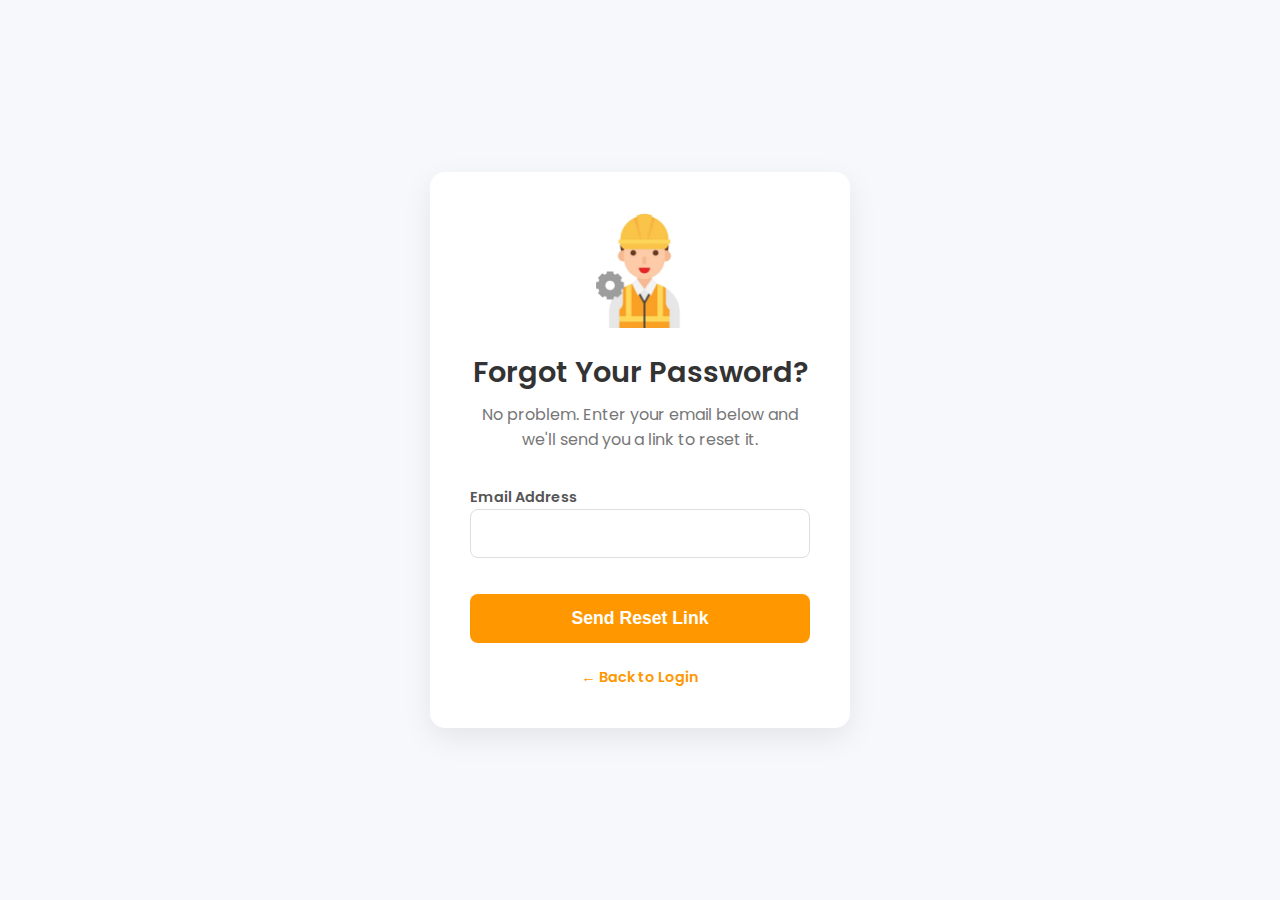
<file: forget-password.html>
<!DOCTYPE html>
<html lang="en">
<head>
  <meta charset="UTF-8" />
  <meta name="viewport" content="width=device-width, initial-scale=1.0"/>
  <title>Xperts - Forgot Password</title>
  <link href="https://fonts.googleapis.com/css2?family=Poppins:wght@400;600&display=swap" rel="stylesheet">
  <style>
    :root {
      --primary-color: #ff9800;
      --light-primary: #fff5e6;
      --secondary-color: #333;
      --background-color: #f7f8fc;
      --text-color: #555;
      --border-color: #ddd;
    }
    * { box-sizing: border-box; margin: 0; padding: 0; }
    body {
      font-family: 'Poppins', sans-serif;
      background-color: var(--background-color);
      color: var(--text-color);
      display: flex;
      justify-content: center;
      align-items: center;
      min-height: 100vh;
    }
    .auth-container {
      background: #fff;
      padding: 2.5rem;
      border-radius: 15px;
      box-shadow: 0 10px 30px rgba(0, 0, 0, 0.08);
      width: 100%;
      max-width: 420px;
      text-align: center;
    }
    .auth-logo {
      width: 100px;
      margin-bottom: 1rem;
    }
    .auth-container h1 {
      color: var(--secondary-color);
      font-weight: 600;
      font-size: 1.8rem;
      margin-bottom: 0.5rem;
    }
    .auth-container p {
      margin-bottom: 2rem;
      color: #777;
    }
    .form-group {
      margin-bottom: 1.25rem;
      text-align: left;
    }
    .form-group label {
      font-size: 0.9rem;
      margin-bottom: 0.5rem;
      font-weight: 600;
    }
    .form-control {
      width: 100%;
      padding: 0.9rem 1rem;
      border: 1px solid var(--border-color);
      border-radius: 8px;
      font-size: 1rem;
      transition: border-color 0.3s, box-shadow 0.3s;
    }
    .form-control:focus {
      outline: none;
      border-color: var(--primary-color);
      box-shadow: 0 0 0 3px var(--light-primary);
    }
    .btn-submit {
      width: 100%;
      padding: 0.9rem;
      background: var(--primary-color);
      color: #fff;
      border: none;
      border-radius: 8px;
      font-size: 1.1rem;
      font-weight: 600;
      cursor: pointer;
      transition: background 0.3s;
      margin-top: 1rem;
    }
    .btn-submit:hover {
      background: #e68a00;
    }
    .bottom-link {
      margin-top: 1.5rem;
      font-size: 0.9rem;
    }
    .bottom-link a {
      color: var(--primary-color);
      text-decoration: none;
      font-weight: 600;
    }
  </style>
</head>
<body>
  <div class="auth-container">
    <img src="logo.png" alt="Xperts Logo" class="auth-logo">
    <h1>Forgot Your Password?</h1>
    <p>No problem. Enter your email below and we'll send you a link to reset it.</p>
    <form id="resetForm">
      <div class="form-group">
        <label for="email">Email Address</label>
        <input type="email" id="email" class="form-control" required>
      </div>
      <button type="submit" class="btn-submit">Send Reset Link</button>
    </form>
    <div class="bottom-link">
      <a href="login.php">&larr; Back to Login</a>
    </div>
  </div>
</body>
</html>
</file>
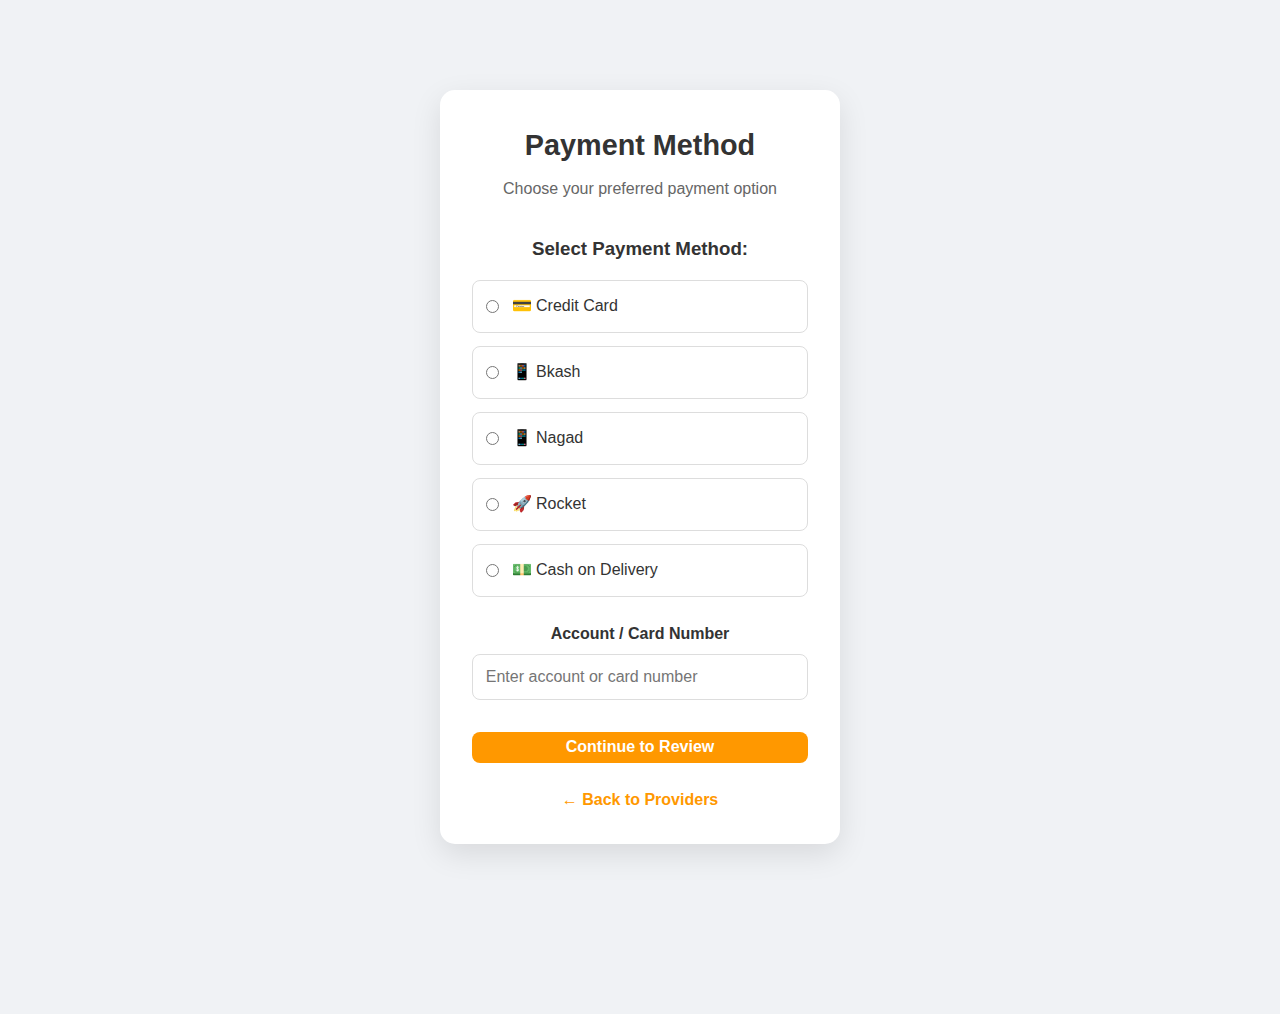
<file: payment.html>
<!DOCTYPE html>
<html lang="en">
<head>
  <meta charset="UTF-8">
  <meta name="viewport" content="width=device-width, initial-scale=1.0">
  <title>Payment – Xperts</title>
  <link rel="stylesheet" href="styles.css">
</head>
<body>
  <div class="auth-container">
    <h1 class="auth-title">Payment Method</h1>
    <p class="auth-subtitle">Choose your preferred payment option</p>
    
    <form action="review.html">
      <!-- Payment Methods -->
      <div style="margin: 1.5rem 0;">
        <h3 style="margin-bottom: 1rem; color: var(--text);">Select Payment Method:</h3>
        <div style="display: flex; flex-direction: column; gap: 0.8rem;">
          <label style="display: flex; align-items: center; padding: 0.8rem; border: 1px solid var(--border); border-radius: 8px; cursor: pointer;">
            <input type="radio" name="payment" value="credit" required style="margin-right: 0.8rem;">
            <span>💳 Credit Card</span>
          </label>
          <label style="display: flex; align-items: center; padding: 0.8rem; border: 1px solid var(--border); border-radius: 8px; cursor: pointer;">
            <input type="radio" name="payment" value="bkash" style="margin-right: 0.8rem;">
            <span>📱 Bkash</span>
          </label>
          <label style="display: flex; align-items: center; padding: 0.8rem; border: 1px solid var(--border); border-radius: 8px; cursor: pointer;">
            <input type="radio" name="payment" value="nagad" style="margin-right: 0.8rem;">
            <span>📱 Nagad</span>
          </label>
          <label style="display: flex; align-items: center; padding: 0.8rem; border: 1px solid var(--border); border-radius: 8px; cursor: pointer;">
            <input type="radio" name="payment" value="rocket" style="margin-right: 0.8rem;">
            <span>🚀 Rocket</span>
          </label>
          <label style="display: flex; align-items: center; padding: 0.8rem; border: 1px solid var(--border); border-radius: 8px; cursor: pointer;">
            <input type="radio" name="payment" value="cash" style="margin-right: 0.8rem;">
            <span>💵 Cash on Delivery</span>
          </label>
        </div>
      </div>

      <!-- Account/Card Details -->
      <div class="form-group">
        <label for="account">Account / Card Number</label>
        <input type="text" id="account" class="form-control" placeholder="Enter account or card number" required>
      </div>

      <!-- Continue Button -->
      <button type="submit" class="btn btn-primary" style="width: 100%; margin-top: 1rem;">
        Continue to Review
      </button>
    </form>

    <!-- Back Link -->
    <div style="margin-top: 1.5rem; text-align: center;">
      <a href="providers.html" class="auth-link">← Back to Providers</a>
    </div>
  </div>
</body>
</html>
</file>
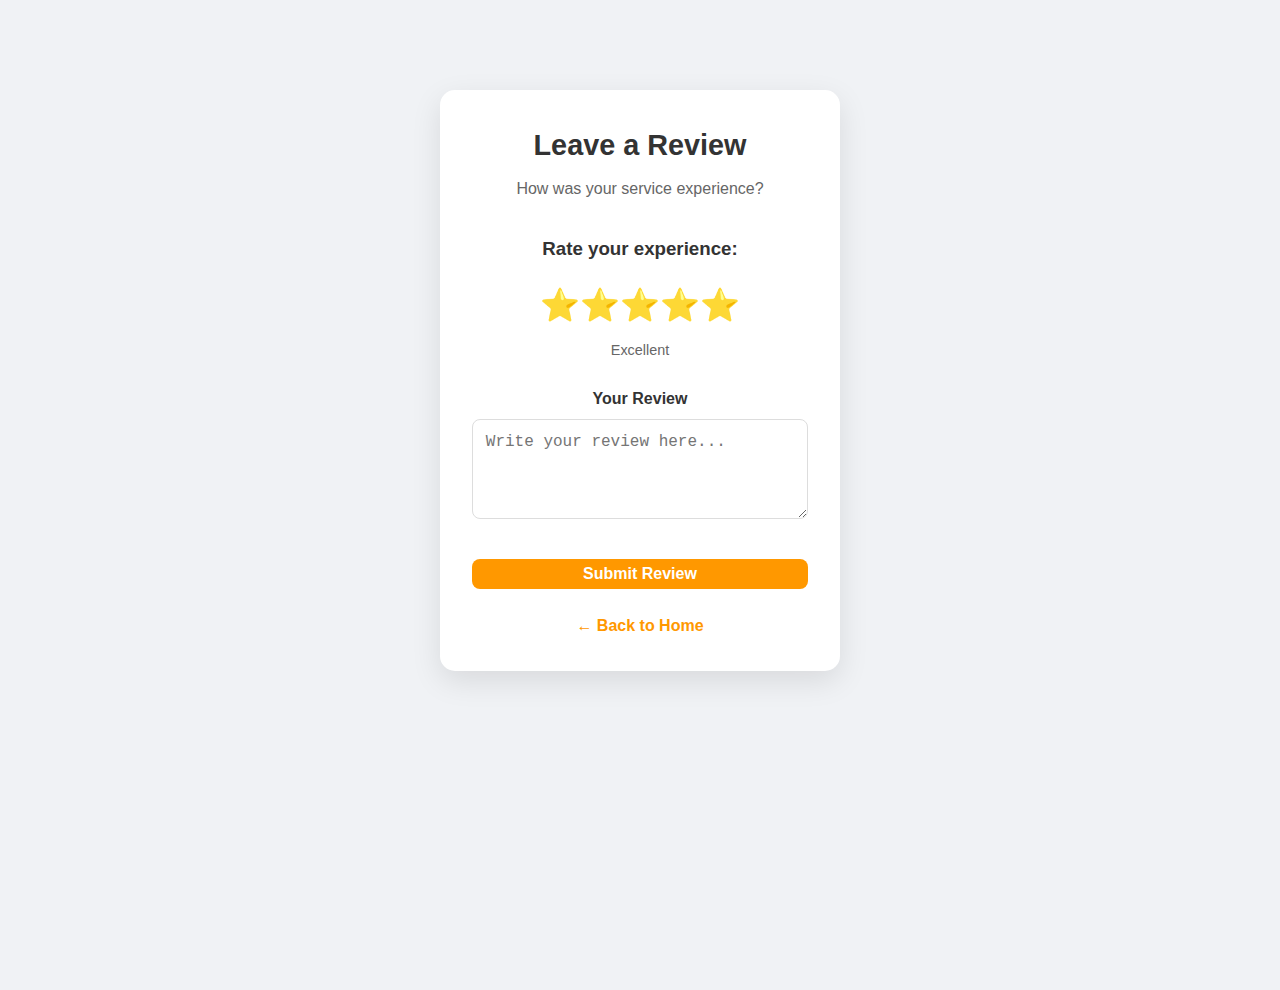
<file: review.html>
<!DOCTYPE html>
<html lang="en">
<head>
  <meta charset="UTF-8">
  <meta name="viewport" content="width=device-width, initial-scale=1.0">
  <title>Leave Review – Xperts</title>
  <link rel="stylesheet" href="css/styles.css">
 <style>
    .rating-container {
      margin: 1.5rem 0;
      text-align: center;
    }

    .rating-title {
      margin-bottom: 1rem;
      color: var(--text);
    }

    .stars {
      font-size: 2rem;
      color: var(--warning);
    }

    .rating-text {
      font-size: 0.9rem;
      color: var(--text-medium);
      margin-top: 0.5rem;
    }

    .submit-btn {
      width: 100%;
      margin-top: 1rem;
    }

    .back-link-container {
      margin-top: 1.5rem;
      text-align: center;
    }
  </style>
</head>
<body>
  <div class="auth-container">
    <h1 class="auth-title">Leave a Review</h1>
    <p class="auth-subtitle">How was your service experience?</p>
    
    <form action="dashboard.html" method="POST">
      <!-- Star Rating -->
      <div class="rating-container">
        <h3 class="rating-title">Rate your experience:</h3>
        <div class="stars">⭐⭐⭐⭐⭐</div>
        <p class="rating-text">Excellent</p>
      </div>

      <!-- Review Text -->
      <div class="form-group">
        <label for="review">Your Review</label>
        <textarea id="review" class="form-control" rows="4" placeholder="Write your review here..." required></textarea>
      </div>

      <!-- Submit Button -->
      <button type="submit" class="btn btn-primary submit-btn">
        Submit Review
      </button>
    </form>

    <!-- Back Link -->
    <div class="back-link-container">
      <a href="dashboard.html" class="auth-link">← Back to Home</a>
    </div>
  </div>
</body>
</html>
<script>
  document.querySelector('form').addEventListener('submit', function(event) {
    event.preventDefault();
    window.location.href = 'dashboard.html';
  });
</script>
</file>
<file: styles.css>
/* 
XPERTS PROJECT - MAIN STYLESHEET
Simple and Clean Styles for All Pages
*/

:root {
  --primary: #ff9800;
  --primary-dark: #e68a00;
  --secondary: #333;
  --bg: #f0f2f5;
  --bg-light: #f9f9f9;
  --text: #333;
  --text-medium: #666;
  --text-light: #999;
  --border: #ddd;
  --white: #fff;
  --success: #4caf50;
  --warning: #ffc107;
  --error: #f44336;
  --nav-glass: rgba(255, 255, 255, 0.7);
}

/* Global Styles */
* {
  box-sizing: border-box;
  margin: 0;
  padding: 0;
}

body {
  font-family: 'Segoe UI', Roboto, sans-serif;
  background: var(--bg);
  color: var(--text);
  line-height: 1.6;
}

/* Common Components */
.container {
  max-width: 98%;
  margin: 0 auto;
  padding: 1rem;
}

.card {
  background: var(--white);
  border-radius: 12px;
  box-shadow: 0 2px 8px rgba(0,0,0,0.1);
  padding: 1.5rem;
  margin-bottom: 1rem;
}

.btn {
  padding: 0.4rem 1rem;
  border: none;
  border-radius: 8px;
  font-size: 1rem;
  cursor: pointer;
  transition: all 0.3s;
  font-weight: 600;
}

.btn-primary {
  background: var(--primary);
  color: var(--white);
}

.btn-primary:hover {
  background: var(--primary-dark);
  transform: translateY(-2px);
}

.form-group {
  margin-bottom: 1rem;
}

.form-group label {
  display: block;
  font-weight: 600;
  margin-bottom: 0.5rem;
  color: var(--text);
}

.form-control {
  width: 100%;
  padding: 0.8rem;
  border: 1px solid var(--border);
  border-radius: 8px;
  font-size: 1rem;
  transition: border-color 0.3s;
}

.form-control:focus {
  outline: none;
  border-color: var(--primary);
}

/* Header Styles */
.header {
  background: var(--white);
  padding: 1rem 2rem;
  box-shadow: 0 2px 4px rgba(0,0,0,0.1);
  display: flex;
  justify-content: space-between;
  align-items: center;
}

.logo {
  display: flex;
  align-items: center;
  gap: 0.5rem;
  font-size: 1.4rem;
  font-weight: 700;
  color: var(--primary);
}

.logo img {
  width: 32px;
  height: 32px;
}

.avatar {
  width: 42px;
  height: 42px;
  border-radius: 50%;
  border: 2px solid var(--primary);
  cursor: pointer;
}

/* Service Grid */
.service-grid {
  display: grid;
  grid-template-columns: repeat(auto-fit, minmax(140px, 1fr));
  gap: 1rem;
  margin: 1rem 0;
}

.service-card {
  background: var(--white);
  border-radius: 12px;
  box-shadow: 0 2px 8px rgba(0,0,0,0.1);
  padding: 1.5rem 1rem;
  text-align: center;
  cursor: pointer;
  transition: all 0.3s;
  aspect-ratio: 1/1;
  display: flex;
  flex-direction: column;
  justify-content: center;
}

.service-card:hover {
  transform: translateY(-4px);
  box-shadow: 0 8px 20px rgba(0,0,0,0.15);
  background: var(--primary);
  color: var(--white);
}

.service-icon {
  font-size: 2.5rem;
  color: var(--primary);
  margin-bottom: 0.5rem;
  transition: color 0.3s;
}

.service-card:hover .service-icon {
  color: var(--white);
}

/* Bottom Navigation */
.bottom-nav {
  position: fixed;
  bottom: 0;
  left: 0;
  right: 0;
  background: var(--nav-glass);
  backdrop-filter: blur(10px);
  padding: 0.8rem 0;
  display: flex;
  justify-content: space-around;
  box-shadow: 0 -2px 10px rgba(0,0,0,0.1);
  z-index: 100;
}

.nav-item {
  display: flex;
  flex-direction: column;
  align-items: center;
  color: var(--text-medium);
  text-decoration: none;
  font-size: 0.8rem;
  transition: color 0.3s;
}

.nav-item.active,
.nav-item:hover {
  color: var(--primary);
}

.nav-icon {
  font-size: 1.4rem;
  margin-bottom: 0.2rem;
}

/* Error Messages */
.error {
  color: var(--error);
  font-size: 0.9rem;
  margin-top: 0.3rem;
}

/* Success Messages */
.success {
  color: var(--success);
  font-size: 0.9rem;
  margin-top: 0.3rem;
}

/* Responsive Design */
@media (max-width: 768px) {
  .container {
    padding: 0.5rem;
  }
  
  .header {
    padding: 1rem;
  }
  
  .service-grid {
    grid-template-columns: repeat(auto-fit, minmax(120px, 1fr));
    gap: 0.8rem;
  }
}

/* Authentication Pages */
.auth-container {
  max-width: 400px;
  margin: 10vh auto;
  padding: 2rem;
  background: var(--white);
  border-radius: 15px;
  box-shadow: 0 10px 30px rgba(0,0,0,0.1);
  text-align: center;
}

.auth-logo {
  width: 80px;
  margin-bottom: 1rem;
}

.auth-title {
  color: var(--secondary);
  font-size: 1.8rem;
  margin-bottom: 0.5rem;
}

.auth-subtitle {
  color: var(--text-medium);
  margin-bottom: 2rem;
}

.auth-link {
  color: var(--primary);
  text-decoration: none;
  font-weight: 600;
}

/* Provider Cards */
.provider-card {
  background: var(--white);
  border-radius: 12px;
  box-shadow: 0 2px 8px rgba(0,0,0,0.1);
  padding: 1.5rem;
  margin-bottom: 1rem;
  display: flex;
  justify-content: space-between;
  align-items: center;
  transition: transform 0.2s;
  width: 100%;
  margin-left: auto;
  margin-right: auto;
}

.provider-card:hover {
  transform: translateY(-2px);
}

.provider-info strong {
  color: var(--primary-dark);
  font-size: 1.1rem;
}

.provider-actions {
  display: flex;
  gap: 0.5rem;
}

/* Order Cards */
.order-card {
  background: var(--white);
  border-radius: 12px;
  box-shadow: 0 2px 8px rgba(0,0,0,0.1);
  padding: 1rem;
  margin-bottom: 1rem;
}

.order-status {
  display: inline-block;
  padding: 0.3rem 0.8rem;
  border-radius: 20px;
  font-size: 0.8rem;
  font-weight: 600;
  text-transform: uppercase;
}

.status-pending { background: #fff3cd; color: #856404; }
.status-ongoing { background: #cce5ff; color: #004085; }
.status-completed { background: #d4edda; color: #155724; }
.status-cancelled { background: #f8d7da; color: #721c24; }

/* Profile Page Styles */
.profile-info {
  text-align: center;
}

.profile-avatar {
  width: 90px;
  height: 90px;
  border-radius: 50%;
  border: 3px solid var(--primary);
  margin-bottom: 1rem;
}

.profile-name {
  margin: 0.5rem 0;
  color: var(--text);
}

.profile-phone {
  color: var(--text-medium);
  margin: 0;
}

.menu-item {
  border-bottom: 1px solid var(--border);
  padding: 0.8rem 0;
  cursor: pointer;
  display: flex;
  align-items: center;
  gap: 1rem;
  transition: background-color 0.3s ease;
}

.menu-item:last-child {
  border-bottom: none;
}

.menu-item:hover {
  background-color: var(--bg-light);
}

.menu-item i {
  color: var(--primary);
  font-size: 1.1rem;
}

.menu-item.logout {
  color: var(--error);
}

.menu-item.logout i {
  color: var(--error);
}

.menu-item.logout span {
  font-weight: bold;
}

/* Ensure full window layout for all pages */
body {
  padding-bottom: 80px;
  min-height: 100vh;
}

/* Page Title */
.page-title {
  text-align: center;
  color: var(--primary-dark);
  margin-bottom: 1.5rem;
}

/* Logout Button */
.logout-btn {
  border: 2px solid var(--primary-dark) !important;
}
</file>
<file: css/styles.css>
/* 
XPERTS PROJECT - MAIN STYLESHEET
Simple and Clean Styles for All Pages
*/

:root {
  --primary: #ff9800;
  --primary-dark: #e68a00;
  --secondary: #333;
  --bg: #f0f2f5;
  --bg-light: #f9f9f9;
  --text: #333;
  --text-medium: #666;
  --text-light: #999;
  --border: #ddd;
  --white: #fff;
  --success: #4caf50;
  --warning: #ffc107;
  --error: #f44336;
  --nav-glass: rgba(255, 255, 255, 0.7);
}

/* Global Styles */
* {
  box-sizing: border-box;
  margin: 0;
  padding: 0;
}

body {
  font-family: 'Segoe UI', Roboto, sans-serif;
  background: var(--bg);
  color: var(--text);
  line-height: 1.6;
}

/* Common Components */
.container {
  max-width: 98%;
  margin: 0 auto;
  padding: 1rem;
}

.card {
  background: var(--white);
  border-radius: 12px;
  box-shadow: 0 2px 8px rgba(0,0,0,0.1);
  padding: 1.5rem;
  margin-bottom: 1rem;
}

.btn {
  padding: 0.4rem 1rem;
  border: none;
  border-radius: 8px;
  font-size: 1rem;
  cursor: pointer;
  transition: all 0.3s;
  font-weight: 600;
}

.btn-primary {
  background: var(--primary);
  color: var(--white);
}

.btn-primary:hover {
  background: var(--primary-dark);
  transform: translateY(-2px);
}

.form-group {
  margin-bottom: 1rem;
}

.form-group label {
  display: block;
  font-weight: 600;
  margin-bottom: 0.5rem;
  color: var(--text);
}

.form-control {
  width: 100%;
  padding: 0.8rem;
  border: 1px solid var(--border);
  border-radius: 8px;
  font-size: 1rem;
  transition: border-color 0.3s;
}

.form-control:focus {
  outline: none;
  border-color: var(--primary);
}

/* Header Styles */
.header {
  background: var(--white);
  padding: 1rem 2rem;
  box-shadow: 0 2px 4px rgba(0,0,0,0.1);
  display: flex;
  justify-content: space-between;
  align-items: center;
}

.logo {
  display: flex;
  align-items: center;
  gap: 0.5rem;
  font-size: 1.4rem;
  font-weight: 700;
  color: var(--primary);
}

.logo img {
  width: 32px;
  height: 32px;
}

.avatar {
  width: 42px;
  height: 42px;
  border-radius: 50%;
  border: 2px solid var(--primary);
  cursor: pointer;
}

/* Service Grid */
.service-grid {
  display: grid;
  grid-template-columns: repeat(auto-fit, minmax(140px, 1fr));
  gap: 1rem;
  margin: 1rem 0;
}

.service-card {
  background: var(--white);
  border-radius: 12px;
  box-shadow: 0 2px 8px rgba(0,0,0,0.1);
  padding: 1.5rem 1rem;
  text-align: center;
  cursor: pointer;
  transition: all 0.3s;
  aspect-ratio: 1/1;
  display: flex;
  flex-direction: column;
  justify-content: center;
}

.service-card:hover {
  transform: translateY(-4px);
  box-shadow: 0 8px 20px rgba(0,0,0,0.15);
  background: var(--primary);
  color: var(--white);
}

.service-icon {
  font-size: 2.5rem;
  color: var(--primary);
  margin-bottom: 0.5rem;
  transition: color 0.3s;
}

.service-card:hover .service-icon {
  color: var(--white);
}

/* Bottom Navigation */
.bottom-nav {
  position: fixed;
  bottom: 0;
  left: 0;
  right: 0;
  background: var(--nav-glass);
  backdrop-filter: blur(10px);
  padding: 0.8rem 0;
  display: flex;
  justify-content: space-around;
  box-shadow: 0 -2px 10px rgba(0,0,0,0.1);
  z-index: 100;
}

.nav-item {
  display: flex;
  flex-direction: column;
  align-items: center;
  color: var(--text-medium);
  text-decoration: none;
  font-size: 0.8rem;
  transition: color 0.3s;
}

.nav-item.active,
.nav-item:hover {
  color: var(--primary);
}

.nav-icon {
  font-size: 1.4rem;
  margin-bottom: 0.2rem;
}

/* Error Messages */
.error {
  color: var(--error);
  font-size: 0.9rem;
  margin-top: 0.3rem;
}

/* Success Messages */
.success {
  color: var(--success);
  font-size: 0.9rem;
  margin-top: 0.3rem;
}

/* Responsive Design */
@media (max-width: 768px) {
  .container {
    padding: 0.5rem;
  }
  
  .header {
    padding: 1rem;
  }
  
  .service-grid {
    grid-template-columns: repeat(auto-fit, minmax(120px, 1fr));
    gap: 0.8rem;
  }
}

/* Authentication Pages */
.auth-container {
  max-width: 400px;
  margin: 10vh auto;
  padding: 2rem;
  background: var(--white);
  border-radius: 15px;
  box-shadow: 0 10px 30px rgba(0,0,0,0.1);
  text-align: center;
}

.auth-logo {
  width: 80px;
  margin-bottom: 1rem;
}

.auth-title {
  color: var(--secondary);
  font-size: 1.8rem;
  margin-bottom: 0.5rem;
}

.auth-subtitle {
  color: var(--text-medium);
  margin-bottom: 2rem;
}

.auth-link {
  color: var(--primary);
  text-decoration: none;
  font-weight: 600;
}

/* Provider Cards */
.provider-card {
  background: var(--white);
  border-radius: 12px;
  box-shadow: 0 2px 8px rgba(0,0,0,0.1);
  padding: 1.5rem;
  margin-bottom: 1rem;
  display: flex;
  justify-content: space-between;
  align-items: center;
  transition: transform 0.2s;
  width: 100%;
  margin-left: auto;
  margin-right: auto;
}

.provider-card:hover {
  transform: translateY(-2px);
}

.provider-info strong {
  color: var(--primary-dark);
  font-size: 1.1rem;
}

.provider-actions {
  display: flex;
  gap: 0.5rem;
}

/* Order Cards */
.order-card {
  background: var(--white);
  border-radius: 12px;
  box-shadow: 0 2px 8px rgba(0,0,0,0.1);
  padding: 1rem;
  margin-bottom: 1rem;
}

.order-status {
  display: inline-block;
  padding: 0.3rem 0.8rem;
  border-radius: 20px;
  font-size: 0.8rem;
  font-weight: 600;
  text-transform: uppercase;
}

.status-pending { background: #fff3cd; color: #856404; }
.status-ongoing { background: #cce5ff; color: #004085; }
.status-completed { background: #d4edda; color: #155724; }
.status-cancelled { background: #f8d7da; color: #721c24; }

/* Profile Page Styles */
.profile-info {
  text-align: center;
}

.profile-avatar {
  width: 90px;
  height: 90px;
  border-radius: 50%;
  border: 3px solid var(--primary);
  margin-bottom: 1rem;
}

.profile-name {
  margin: 0.5rem 0;
  color: var(--text);
}

.profile-phone {
  color: var(--text-medium);
  margin: 0;
}

.menu-item {
  border-bottom: 1px solid var(--border);
  padding: 0.8rem 0;
  cursor: pointer;
  display: flex;
  align-items: center;
  gap: 1rem;
  transition: background-color 0.3s ease;
}

.menu-item:last-child {
  border-bottom: none;
}

.menu-item:hover {
  background-color: var(--bg-light);
}

.menu-item i {
  color: var(--primary);
  font-size: 1.1rem;
}

.menu-item.logout {
  color: var(--error);
}

.menu-item.logout i {
  color: var(--error);
}

.menu-item.logout span {
  font-weight: bold;
}

/* Ensure full window layout for all pages */
body {
  padding-bottom: 80px;
  min-height: 100vh;
}

/* Page Title */
.page-title {
  text-align: center;
  color: var(--primary-dark);
  margin-bottom: 1.5rem;
}

/* Logout Button */
.logout-btn {
  border: 2px solid var(--primary-dark) !important;
}
</file>
